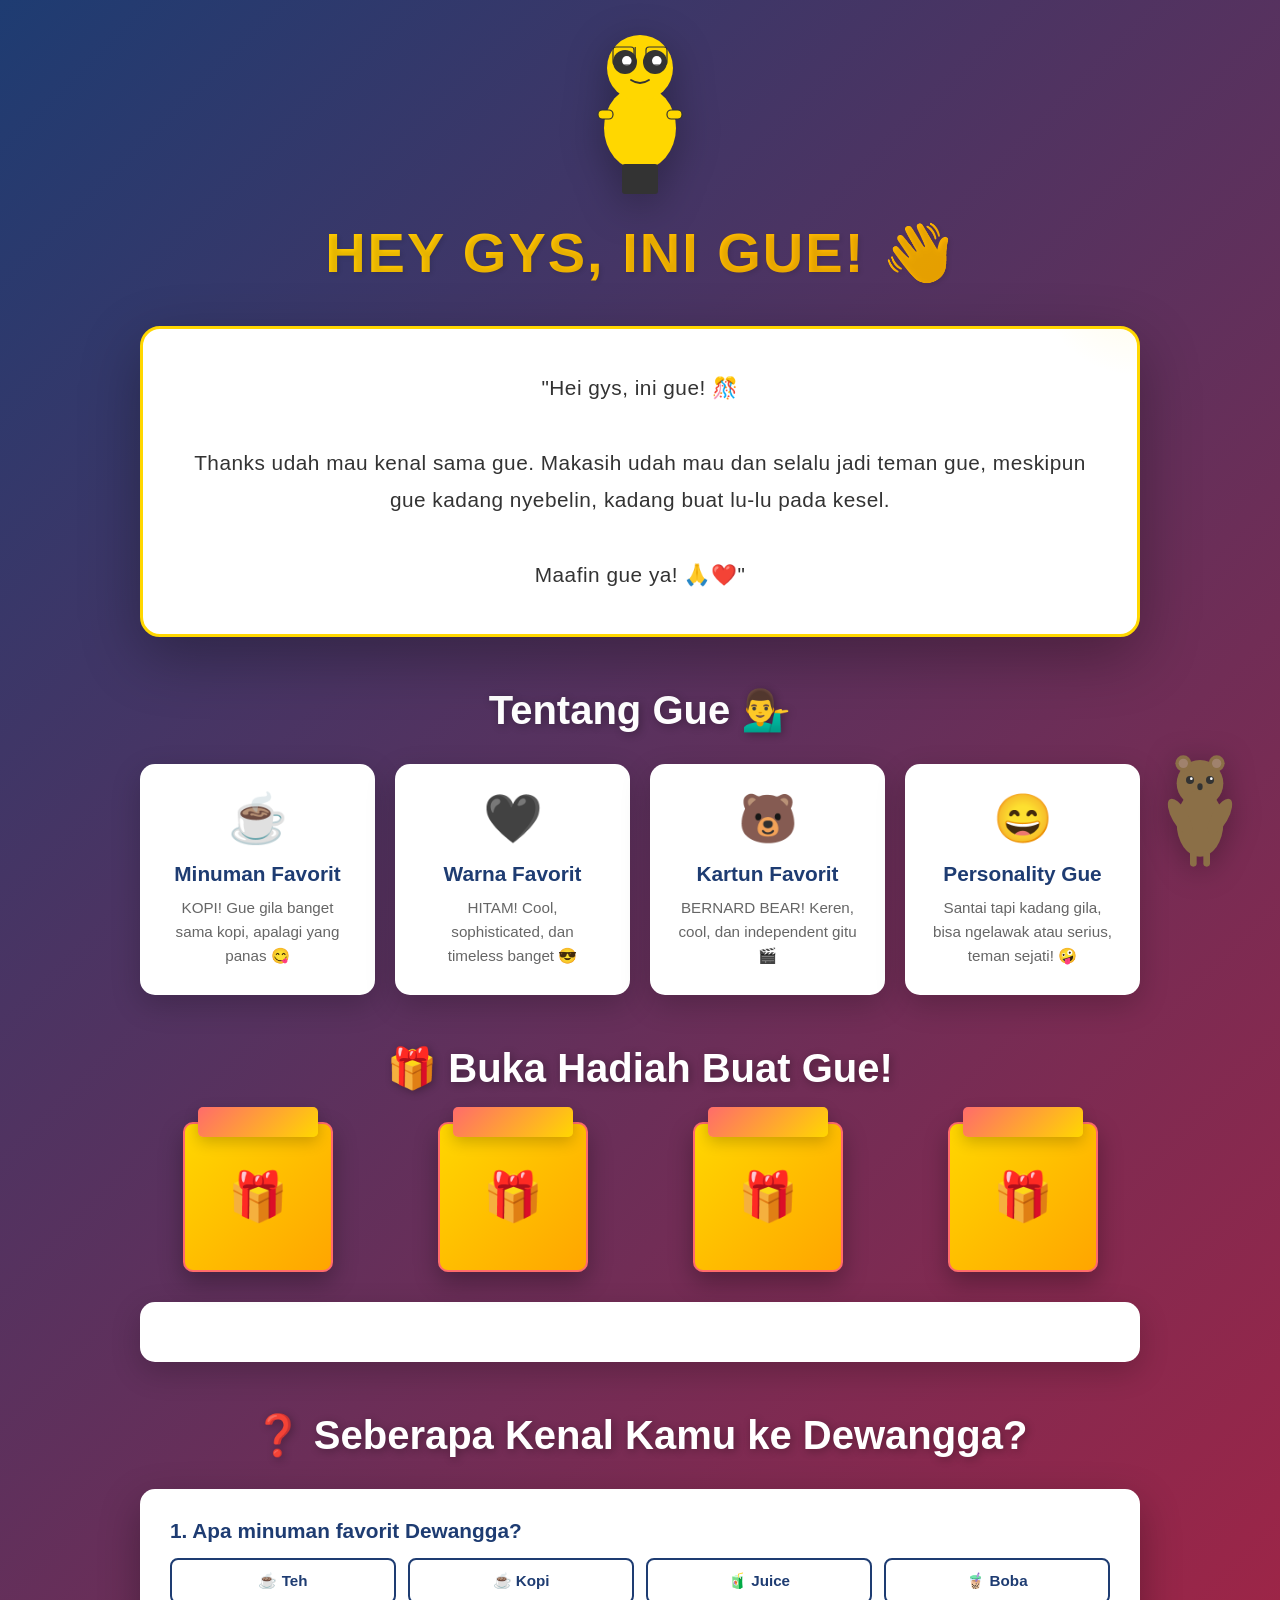
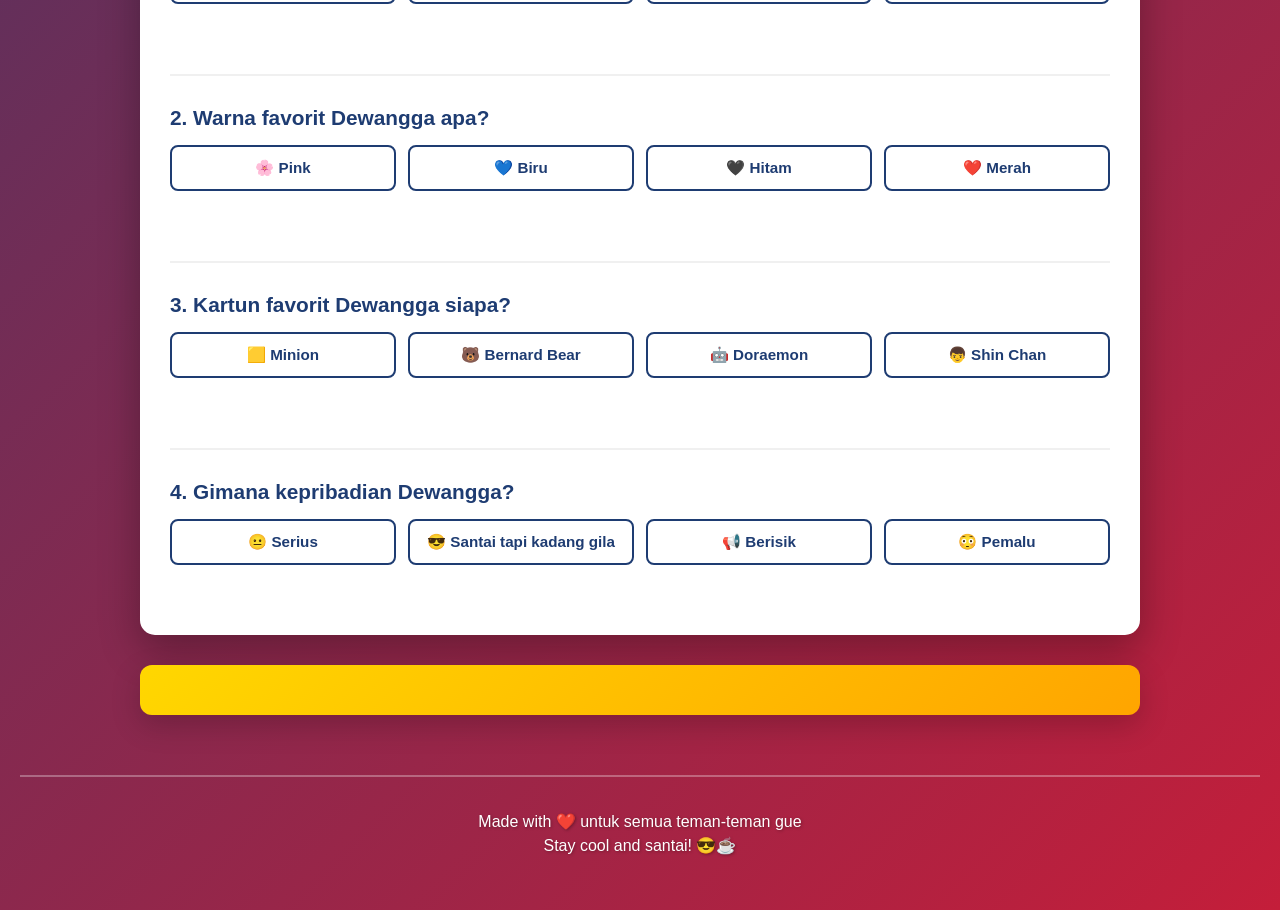
<file: index.html>
<!DOCTYPE html>
<html lang="id">
<head>
    <meta charset="UTF-8">
    <meta name="viewport" content="width=device-width, initial-scale=1.0">
    <title>Hey Gys, Ini Gue - Dewangga! 🎉</title>
    <link rel="stylesheet" href="style.css">
</head>
<body>
    <!-- Header dengan Minion -->
    <header class="header">
        <div class="minion-container">
            <svg class="minion" viewBox="0 0 200 300" xmlns="http://www.w3.org/2000/svg">
                <!-- Minion Body -->
                <ellipse cx="100" cy="180" rx="60" ry="70" fill="#FFD700"/>
                <!-- Minion Head -->
                <circle cx="100" cy="80" r="55" fill="#FFD700"/>
                <!-- Left Eye -->
                <circle cx="75" cy="70" r="20" fill="#333"/>
                <circle cx="78" cy="68" r="8" fill="white"/>
                <!-- Right Eye -->
                <circle cx="125" cy="70" r="20" fill="#333"/>
                <circle cx="128" cy="68" r="8" fill="white"/>
                <!-- Mouth -->
                <path d="M 85 100 Q 100 110 115 100" stroke="#333" stroke-width="3" fill="none" stroke-linecap="round"/>
                <!-- Goggles -->
                <rect x="55" y="45" width="35" height="30" rx="5" fill="none" stroke="#333" stroke-width="2"/>
                <rect x="110" y="45" width="35" height="30" rx="5" fill="none" stroke="#333" stroke-width="2"/>
                <line x1="92" y1="45" x2="92" y2="75" stroke="#333" stroke-width="2"/>
                <!-- Left arm -->
                <rect x="30" y="150" width="25" height="15" rx="7" fill="#FFD700" stroke="#333" stroke-width="2"/>
                <!-- Right arm -->
                <rect x="145" y="150" width="25" height="15" rx="7" fill="#FFD700" stroke="#333" stroke-width="2"/>
                <!-- Pants -->
                <rect x="70" y="240" width="60" height="50" fill="#333" rx="5"/>
            </svg>
        </div>
        <h1 class="title">HEY GYS, INI GUE! 👋</h1>
    </header>

    <!-- Main Container -->
    <main class="container">
        <!-- Personal Message -->
        <section class="message-section">
            <div class="message-box">
                <p class="message-text">
                    "Hei gys, ini gue! 🎊<br><br>
                    Thanks udah mau kenal sama gue. Makasih udah mau dan selalu jadi teman gue, meskipun gue kadang nyebelin, kadang buat lu-lu pada kesel.<br><br>
                    Maafin gue ya! 🙏❤️"
                </p>
            </div>
        </section>

        <!-- Favorite Info -->
        <section class="info-section">
            <h2>Tentang Gue 💁‍♂️</h2>
            <div class="info-grid">
                <div class="info-card">
                    <div class="info-icon">☕</div>
                    <h3>Minuman Favorit</h3>
                    <p>KOPI! Gue gila banget sama kopi, apalagi yang panas 😋</p>
                </div>
                <div class="info-card">
                    <div class="info-icon">🖤</div>
                    <h3>Warna Favorit</h3>
                    <p>HITAM! Cool, sophisticated, dan timeless banget 😎</p>
                </div>
                <div class="info-card">
                    <div class="info-icon">🐻</div>
                    <h3>Kartun Favorit</h3>
                    <p>BERNARD BEAR! Keren, cool, dan independent gitu 🎬</p>
                </div>
                <div class="info-card">
                    <div class="info-icon">😄</div>
                    <h3>Personality Gue</h3>
                    <p>Santai tapi kadang gila, bisa ngelawak atau serius, teman sejati! 🤪</p>
                </div>
            </div>
        </section>

        <!-- Gift Section -->
        <section class="gift-section">
            <h2>🎁 Buka Hadiah Buat Gue!</h2>
            <div class="gifts-container">
                <div class="gift-box" onclick="openGift(0)">
                    <div class="gift-top"></div>
                    <div class="gift-body">🎁</div>
                </div>
                <div class="gift-box" onclick="openGift(1)">
                    <div class="gift-top"></div>
                    <div class="gift-body">🎁</div>
                </div>
                <div class="gift-box" onclick="openGift(2)">
                    <div class="gift-top"></div>
                    <div class="gift-body">🎁</div>
                </div>
                <div class="gift-box" onclick="openGift(3)">
                    <div class="gift-top"></div>
                    <div class="gift-body">🎁</div>
                </div>
            </div>
            <div class="gift-message-display" id="giftMessage"></div>
        </section>

        <!-- Quiz Section -->
        <section class="quiz-section">
            <h2>❓ Seberapa Kenal Kamu ke Dewangga?</h2>
            <div class="quiz-container">
                <!-- Question 1 -->
                <div class="quiz-question">
                    <p class="question-text">1. Apa minuman favorit Dewangga?</p>
                    <div class="quiz-options">
                        <button class="quiz-btn" onclick="checkAnswer('q1', 'teh', this)">☕ Teh</button>
                        <button class="quiz-btn" onclick="checkAnswer('q1', 'kopi', this)">☕ Kopi</button>
                        <button class="quiz-btn" onclick="checkAnswer('q1', 'juice', this)">🧃 Juice</button>
                        <button class="quiz-btn" onclick="checkAnswer('q1', 'boba', this)">🧋 Boba</button>
                    </div>
                    <div class="quiz-result" id="q1-result"></div>
                </div>

                <!-- Question 2 -->
                <div class="quiz-question">
                    <p class="question-text">2. Warna favorit Dewangga apa?</p>
                    <div class="quiz-options">
                        <button class="quiz-btn" onclick="checkAnswer('q2', 'pink', this)">🌸 Pink</button>
                        <button class="quiz-btn" onclick="checkAnswer('q2', 'biru', this)">💙 Biru</button>
                        <button class="quiz-btn" onclick="checkAnswer('q2', 'hitam', this)">🖤 Hitam</button>
                        <button class="quiz-btn" onclick="checkAnswer('q2', 'merah', this)">❤️ Merah</button>
                    </div>
                    <div class="quiz-result" id="q2-result"></div>
                </div>

                <!-- Question 3 -->
                <div class="quiz-question">
                    <p class="question-text">3. Kartun favorit Dewangga siapa?</p>
                    <div class="quiz-options">
                        <button class="quiz-btn" onclick="checkAnswer('q3', 'minion', this)">🟨 Minion</button>
                        <button class="quiz-btn" onclick="checkAnswer('q3', 'bernard', this)">🐻 Bernard Bear</button>
                        <button class="quiz-btn" onclick="checkAnswer('q3', 'doraemon', this)">🤖 Doraemon</button>
                        <button class="quiz-btn" onclick="checkAnswer('q3', 'shinchan', this)">👦 Shin Chan</button>
                    </div>
                    <div class="quiz-result" id="q3-result"></div>
                </div>

                <!-- Question 4 -->
                <div class="quiz-question">
                    <p class="question-text">4. Gimana kepribadian Dewangga?</p>
                    <div class="quiz-options">
                        <button class="quiz-btn" onclick="checkAnswer('q4', 'serius', this)">😐 Serius</button>
                        <button class="quiz-btn" onclick="checkAnswer('q4', 'santai', this)">😎 Santai tapi kadang gila</button>
                        <button class="quiz-btn" onclick="checkAnswer('q4', 'berisik', this)">📢 Berisik</button>
                        <button class="quiz-btn" onclick="checkAnswer('q4', 'pemalu', this)">😳 Pemalu</button>
                    </div>
                    <div class="quiz-result" id="q4-result"></div>
                </div>
            </div>

            <!-- Score Board -->
            <div class="score-board" id="scoreBoard"></div>
        </section>
    </main>

    <!-- Floating Bernard Bear -->
    <div class="floating-bernard" title="Klik gue!">
        <svg viewBox="0 0 150 180" xmlns="http://www.w3.org/2000/svg">
            <!-- Head -->
            <circle cx="75" cy="50" r="35" fill="#8B6F47"/>
            <!-- Ears -->
            <circle cx="50" cy="20" r="12" fill="#8B6F47"/>
            <circle cx="100" cy="20" r="12" fill="#8B6F47"/>
            <circle cx="50" cy="20" r="7" fill="#A0826D"/>
            <circle cx="100" cy="20" r="7" fill="#A0826D"/>
            <!-- Eyes -->
            <circle cx="60" cy="45" r="6" fill="#333"/>
            <circle cx="90" cy="45" r="6" fill="#333"/>
            <circle cx="62" cy="43" r="2" fill="white"/>
            <circle cx="92" cy="43" r="2" fill="white"/>
            <!-- Nose -->
            <ellipse cx="75" cy="55" rx="4" ry="5" fill="#333"/>
            <!-- Mouth -->
            <path d="M 75 55 Q 75 65 70 68" stroke="#333" stroke-width="2" fill="none" stroke-linecap="round"/>
            <path d="M 75 55 Q 75 65 80 68" stroke="#333" stroke-width="2" fill="none" stroke-linecap="round"/>
            <!-- Body -->
            <ellipse cx="75" cy="110" rx="35" ry="50" fill="#8B6F47"/>
            <!-- Arms -->
            <ellipse cx="45" cy="100" rx="12" ry="30" fill="#8B6F47" transform="rotate(-30 45 100)"/>
            <ellipse cx="105" cy="100" rx="12" ry="30" fill="#8B6F47" transform="rotate(30 105 100)"/>
            <!-- Legs -->
            <rect x="60" y="150" width="10" height="25" rx="5" fill="#8B6F47"/>
            <rect x="80" y="150" width="10" height="25" rx="5" fill="#8B6F47"/>
        </svg>
    </div>

    <!-- Footer -->
    <footer class="footer">
        <p>Made with ❤️ untuk semua teman-teman gue</p>
        <p>Stay cool and santai! 😎☕</p>
    </footer>

    <script src="script.js"></script>
</body>
</html>
</file>
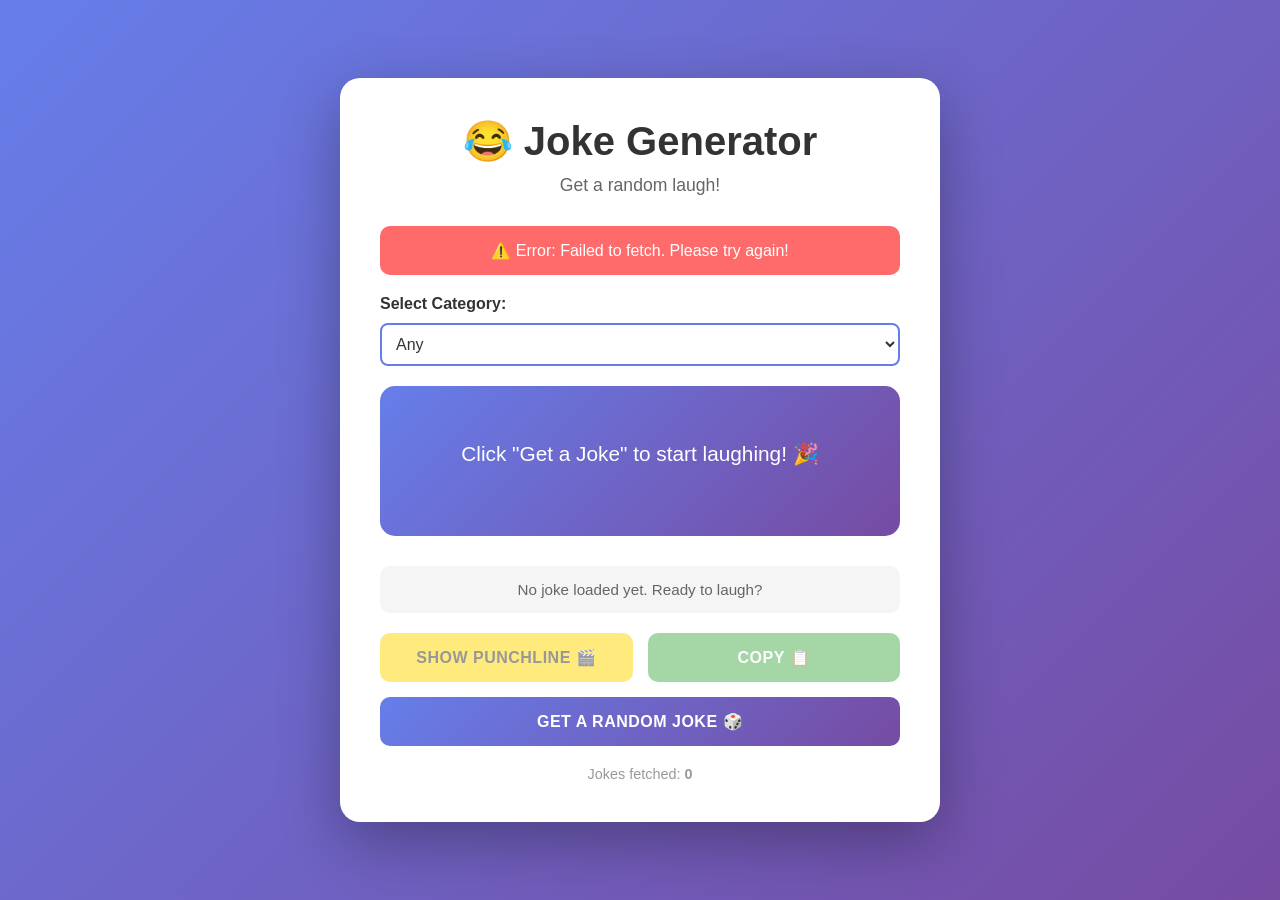
<file: joke-generator.html>
<!DOCTYPE html>
<html lang="en">
<head>
    <meta charset="UTF-8">
    <meta name="viewport" content="width=device-width, initial-scale=1.0">
    <title>Random Joke Generator 😂</title>
    <style>
        * {
            margin: 0;
            padding: 0;
            box-sizing: border-box;
        }

        body {
            font-family: 'Segoe UI', Tahoma, Geneva, Verdana, sans-serif;
            background: linear-gradient(135deg, #667eea 0%, #764ba2 100%);
            min-height: 100vh;
            display: flex;
            align-items: center;
            justify-content: center;
            padding: 20px;
        }

        .container {
            background: white;
            border-radius: 20px;
            padding: 40px;
            max-width: 600px;
            width: 100%;
            box-shadow: 0 20px 60px rgba(0, 0, 0, 0.3);
            animation: slideIn 0.6s ease-out;
        }

        @keyframes slideIn {
            from {
                opacity: 0;
                transform: translateY(20px);
            }
            to {
                opacity: 1;
                transform: translateY(0);
            }
        }

        @keyframes pulse {
            0%, 100% {
                transform: scale(1);
            }
            50% {
                transform: scale(1.05);
            }
        }

        h1 {
            text-align: center;
            color: #333;
            margin-bottom: 10px;
            font-size: 2.5rem;
        }

        .subtitle {
            text-align: center;
            color: #666;
            margin-bottom: 30px;
            font-size: 1.1rem;
        }

        .joke-display {
            background: linear-gradient(135deg, #667eea 0%, #764ba2 100%);
            border-radius: 15px;
            padding: 30px;
            margin-bottom: 30px;
            min-height: 150px;
            display: flex;
            flex-direction: column;
            justify-content: center;
            align-items: center;
            text-align: center;
        }

        .joke-text {
            color: white;
            font-size: 1.3rem;
            line-height: 1.6;
            font-weight: 500;
            margin-bottom: 15px;
        }

        .joke-punchline {
            color: #FFD700;
            font-size: 1.2rem;
            font-weight: 700;
            margin-top: 15px;
            display: none;
        }

        .joke-punchline.show {
            display: block;
            animation: slideIn 0.5s ease-out;
        }

        .joke-type {
            color: rgba(255, 255, 255, 0.8);
            font-size: 0.9rem;
            margin-top: 10px;
            text-transform: uppercase;
            letter-spacing: 1px;
        }

        .loading {
            text-align: center;
            color: #667eea;
            font-size: 1.1rem;
            display: none;
        }

        .spinner {
            display: inline-block;
            width: 20px;
            height: 20px;
            border: 3px solid #f3f3f3;
            border-top: 3px solid #667eea;
            border-radius: 50%;
            animation: spin 1s linear infinite;
            margin-right: 10px;
            vertical-align: middle;
        }

        @keyframes spin {
            0% { transform: rotate(0deg); }
            100% { transform: rotate(360deg); }
        }

        .loading.show {
            display: block;
        }

        .button-group {
            display: grid;
            grid-template-columns: 1fr 1fr;
            gap: 15px;
            margin-bottom: 20px;
        }

        button {
            padding: 15px 25px;
            font-size: 1rem;
            font-weight: 600;
            border: none;
            border-radius: 10px;
            cursor: pointer;
            transition: all 0.3s ease;
            text-transform: uppercase;
            letter-spacing: 0.5px;
        }

        .btn-get-joke {
            background: linear-gradient(135deg, #667eea 0%, #764ba2 100%);
            color: white;
            grid-column: 1 / -1;
        }

        .btn-get-joke:hover {
            transform: translateY(-3px);
            box-shadow: 0 10px 25px rgba(102, 126, 234, 0.4);
        }

        .btn-get-joke:active {
            transform: translateY(-1px);
        }

        .btn-punchline {
            background: #FFD700;
            color: #333;
        }

        .btn-punchline:hover {
            background: #FFC700;
            transform: translateY(-2px);
            box-shadow: 0 8px 20px rgba(255, 215, 0, 0.3);
        }

        .btn-copy {
            background: #4CAF50;
            color: white;
        }

        .btn-copy:hover {
            background: #45a049;
            transform: translateY(-2px);
            box-shadow: 0 8px 20px rgba(76, 175, 80, 0.3);
        }

        .btn-punchline:disabled,
        .btn-copy:disabled {
            opacity: 0.5;
            cursor: not-allowed;
        }

        .joke-info {
            background: #f5f5f5;
            border-radius: 10px;
            padding: 15px;
            margin-bottom: 20px;
            text-align: center;
            color: #666;
            font-size: 0.95rem;
        }

        .category-filter {
            margin-bottom: 20px;
        }

        .category-filter label {
            display: block;
            color: #333;
            margin-bottom: 10px;
            font-weight: 600;
        }

        .category-filter select {
            width: 100%;
            padding: 10px;
            border: 2px solid #667eea;
            border-radius: 8px;
            font-size: 1rem;
            color: #333;
            background: white;
            cursor: pointer;
        }

        .category-filter select:focus {
            outline: none;
            border-color: #764ba2;
            box-shadow: 0 0 5px rgba(102, 126, 234, 0.3);
        }

        .copy-notification {
            position: fixed;
            top: 20px;
            right: 20px;
            background: #4CAF50;
            color: white;
            padding: 15px 25px;
            border-radius: 8px;
            box-shadow: 0 5px 15px rgba(0, 0, 0, 0.2);
            display: none;
            animation: slideInRight 0.5s ease-out;
            z-index: 1000;
        }

        @keyframes slideInRight {
            from {
                opacity: 0;
                transform: translateX(100px);
            }
            to {
                opacity: 1;
                transform: translateX(0);
            }
        }

        .copy-notification.show {
            display: block;
        }

        .joke-counter {
            text-align: center;
            color: #999;
            font-size: 0.9rem;
            margin-top: 20px;
        }

        .error-message {
            background: #FF6B6B;
            color: white;
            padding: 15px;
            border-radius: 10px;
            margin-bottom: 20px;
            display: none;
            text-align: center;
        }

        .error-message.show {
            display: block;
            animation: slideIn 0.5s ease-out;
        }

        @media (max-width: 600px) {
            .container {
                padding: 25px;
            }

            h1 {
                font-size: 2rem;
            }

            .joke-text {
                font-size: 1.1rem;
            }

            .button-group {
                grid-template-columns: 1fr;
            }

            .btn-get-joke {
                grid-column: auto;
            }
        }
    </style>
</head>
<body>
    <div class="container">
        <h1>😂 Joke Generator</h1>
        <p class="subtitle">Get a random laugh!</p>

        <div class="error-message" id="errorMessage"></div>

        <div class="category-filter">
            <label for="category">Select Category:</label>
            <select id="category">
                <option value="any">Any</option>
                <option value="general">General</option>
                <option value="programming">Programming</option>
                <option value="knock-knock">Knock-Knock</option>
            </select>
        </div>

        <div class="joke-display">
            <div class="loading" id="loading">
                <div class="spinner"></div>
                <span>Loading joke...</span>
            </div>
            <div id="jokeContent">
                <p class="joke-text" id="jokeText">Click "Get a Joke" to start laughing! 🎉</p>
                <p class="joke-punchline" id="jokePunchline"></p>
                <p class="joke-type" id="jokeType"></p>
            </div>
        </div>

        <div class="joke-info" id="jokeInfo">
            No joke loaded yet. Ready to laugh?
        </div>

        <div class="button-group">
            <button class="btn-punchline" id="punchlineBtn" onclick="showPunchline()" disabled>
                Show Punchline 🎬
            </button>
            <button class="btn-copy" id="copyBtn" onclick="copyJoke()" disabled>
                Copy 📋
            </button>
            <button class="btn-get-joke" onclick="getJoke()">
                Get a Random Joke 🎲
            </button>
        </div>

        <div class="joke-counter">
            <span>Jokes fetched: <strong id="counter">0</strong></span>
        </div>
    </div>

    <div class="copy-notification" id="copyNotification">
        ✓ Joke copied to clipboard!
    </div>

    <script>
        let currentJoke = null;
        let jokeCounter = 0;

        async function getJoke() {
            const category = document.getElementById('category').value;
            const loading = document.getElementById('loading');
            const jokeContent = document.getElementById('jokeContent');
            const errorMessage = document.getElementById('errorMessage');
            const punchlineBtn = document.getElementById('punchlineBtn');
            const copyBtn = document.getElementById('copyBtn');
            const jokePunchline = document.getElementById('jokePunchline');
            const jokeInfo = document.getElementById('jokeInfo');

            try {
                // Hide error message
                errorMessage.classList.remove('show');

                // Show loading
                loading.classList.add('show');
                jokeContent.style.display = 'none';

                // Disable buttons
                punchlineBtn.disabled = true;
                copyBtn.disabled = true;

                // Reset punchline
                jokePunchline.classList.remove('show');
                jokePunchline.textContent = '';

                // Fetch joke from API
                let apiUrl = 'https://official-joke-api.appspot.com/random_joke';
                
                if (category !== 'any') {
                    apiUrl = `https://official-joke-api.appspot.com/jokes/${category}/random`;
                    // The API returns an array for specific categories
                    const response = await fetch(apiUrl);
                    if (!response.ok) throw new Error('Failed to fetch joke');
                    let data = await response.json();
                    if (Array.isArray(data)) {
                        currentJoke = data[0];
                    } else {
                        currentJoke = data;
                    }
                } else {
                    const response = await fetch(apiUrl);
                    if (!response.ok) throw new Error('Failed to fetch joke');
                    currentJoke = await response.json();
                }

                // Hide loading and show joke
                loading.classList.remove('show');
                jokeContent.style.display = 'block';

                // Update UI
                document.getElementById('jokeText').textContent = currentJoke.setup;
                document.getElementById('jokePunchline').textContent = currentJoke.punchline;
                document.getElementById('jokeType').textContent = `Type: ${currentJoke.type}`;
                
                jokeInfo.textContent = `Type: ${currentJoke.type} | ID: ${currentJoke.id}`;

                // Enable buttons
                punchlineBtn.disabled = false;
                copyBtn.disabled = false;

                // Increment counter
                jokeCounter++;
                document.getElementById('counter').textContent = jokeCounter;

            } catch (error) {
                loading.classList.remove('show');
                jokeContent.style.display = 'block';
                errorMessage.textContent = `⚠️ Error: ${error.message}. Please try again!`;
                errorMessage.classList.add('show');
                console.error('Error:', error);

                // Disable buttons
                punchlineBtn.disabled = true;
                copyBtn.disabled = true;
            }
        }

        function showPunchline() {
            const jokePunchline = document.getElementById('jokePunchline');
            jokePunchline.classList.toggle('show');
            
            const btn = document.getElementById('punchlineBtn');
            if (jokePunchline.classList.contains('show')) {
                btn.textContent = 'Hide Punchline 🎬';
            } else {
                btn.textContent = 'Show Punchline 🎬';
            }
        }

        function copyJoke() {
            if (!currentJoke) return;

            const jokeText = `${currentJoke.setup}\n\n${currentJoke.punchline}`;
            
            // Use the modern Clipboard API
            navigator.clipboard.writeText(jokeText).then(() => {
                showCopyNotification();
            }).catch(err => {
                // Fallback for older browsers
                const textArea = document.createElement('textarea');
                textArea.value = jokeText;
                document.body.appendChild(textArea);
                textArea.select();
                document.execCommand('copy');
                document.body.removeChild(textArea);
                showCopyNotification();
            });
        }

        function showCopyNotification() {
            const notification = document.getElementById('copyNotification');
            notification.classList.add('show');
            setTimeout(() => {
                notification.classList.remove('show');
            }, 2000);
        }

        // Load a joke on page load
        window.addEventListener('load', () => {
            getJoke();
        });
    </script>
</body>
</html>
</file>
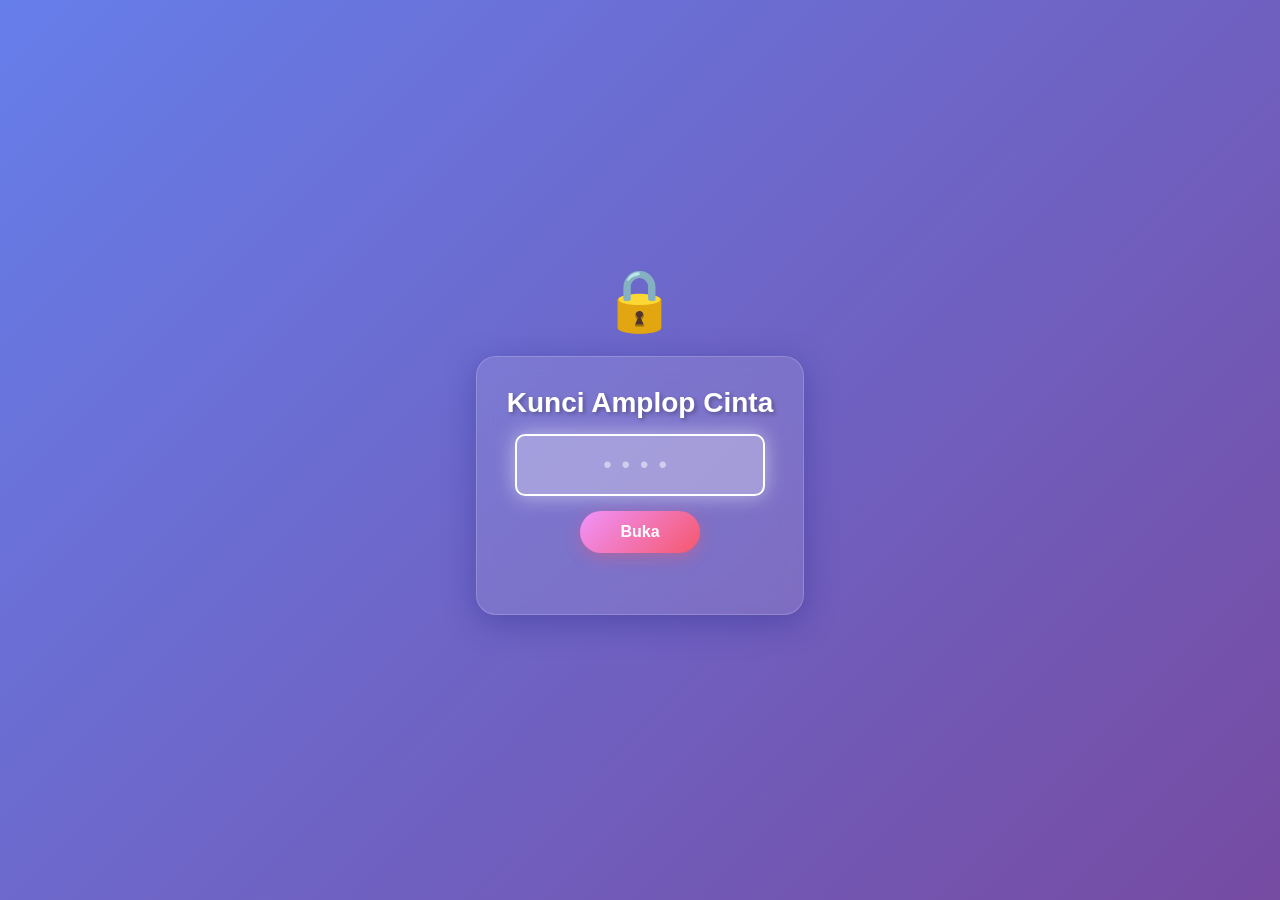
<file: love-letter.html>
<!DOCTYPE html>
<html lang="id">
<head>
    <meta charset="UTF-8">
    <meta name="viewport" content="width=device-width, initial-scale=1.0">
    <title>💌 Surat Cinta Spesial Untuk Auraa Twin</title>
    <style>
        * {
            margin: 0;
            padding: 0;
            box-sizing: border-box;
        }

        body {
            font-family: 'Poppins', sans-serif;
            background: linear-gradient(135deg, #667eea 0%, #764ba2 100%);
            min-height: 100vh;
            display: flex;
            justify-content: center;
            align-items: center;
            overflow: hidden;
        }

        .container {
            width: 100%;
            height: 100%;
            display: flex;
            justify-content: center;
            align-items: center;
            flex-direction: column;
            gap: 30px;
            padding: 20px;
        }

        .lock-section {
            display: flex;
            flex-direction: column;
            align-items: center;
            gap: 20px;
            margin-bottom: 20px;
        }

        .lock-icon {
            font-size: 60px;
            animation: bounce 2s infinite;
        }

        @keyframes bounce {
            0%, 100% { transform: translateY(0); }
            50% { transform: translateY(-20px); }
        }

        .lock-input-group {
            display: flex;
            flex-direction: column;
            align-items: center;
            gap: 15px;
            background: rgba(255, 255, 255, 0.1);
            padding: 30px;
            border-radius: 20px;
            backdrop-filter: blur(10px);
            box-shadow: 0 8px 32px rgba(31, 38, 135, 0.37);
            border: 1px solid rgba(255, 255, 255, 0.18);
        }

        .lock-input-group h1 {
            color: white;
            font-size: 28px;
            text-shadow: 2px 2px 4px rgba(0, 0, 0, 0.3);
        }

        .password-input {
            width: 250px;
            padding: 15px 20px;
            font-size: 24px;
            text-align: center;
            letter-spacing: 10px;
            border: 2px solid rgba(255, 255, 255, 0.3);
            border-radius: 10px;
            background: rgba(255, 255, 255, 0.2);
            color: white;
            transition: all 0.3s ease;
        }

        .password-input:focus {
            outline: none;
            background: rgba(255, 255, 255, 0.3);
            border-color: white;
            box-shadow: 0 0 20px rgba(255, 255, 255, 0.5);
        }

        .password-input::placeholder {
            color: rgba(255, 255, 255, 0.5);
        }

        .unlock-btn {
            padding: 12px 40px;
            font-size: 16px;
            font-weight: 600;
            border: none;
            border-radius: 25px;
            background: linear-gradient(135deg, #f093fb 0%, #f5576c 100%);
            color: white;
            cursor: pointer;
            transition: all 0.3s ease;
            box-shadow: 0 4px 15px rgba(245, 87, 108, 0.4);
        }

        .unlock-btn:hover {
            transform: translateY(-2px);
            box-shadow: 0 6px 20px rgba(245, 87, 108, 0.6);
        }

        .unlock-btn:active {
            transform: translateY(0);
        }

        .error-message {
            color: #ff6b6b;
            font-size: 14px;
            opacity: 0;
            transition: opacity 0.3s ease;
        }

        .error-message.show {
            opacity: 1;
        }

        .envelope-container {
            display: none;
            flex-direction: column;
            align-items: center;
            gap: 30px;
        }

        .envelope {
            position: relative;
            width: 300px;
            height: 200px;
            background: linear-gradient(135deg, #fff5e6 0%, #ffe0d6 100%);
            border-radius: 0 0 20px 20px;
            box-shadow: 0 10px 40px rgba(0, 0, 0, 0.3);
            cursor: pointer;
            overflow: hidden;
        }

        .envelope-flap {
            position: absolute;
            top: 0;
            left: 0;
            width: 100%;
            height: 50%;
            background: linear-gradient(135deg, #ff6b9d 0%, #c44569 100%);
            clip-path: polygon(0 0, 100% 0, 50% 100%);
            transform-origin: top center;
            transition: transform 0.8s ease;
            box-shadow: 0 4px 10px rgba(0, 0, 0, 0.2);
        }

        .envelope.open .envelope-flap {
            transform: rotateX(180deg);
        }

        .envelope-front {
            position: absolute;
            width: 100%;
            height: 100%;
            display: flex;
            flex-direction: column;
            justify-content: center;
            align-items: center;
            font-size: 24px;
            font-weight: bold;
            color: #ff6b9d;
            text-align: center;
            padding: 20px;
        }

        .envelope-content {
            position: absolute;
            top: 0;
            left: 0;
            width: 100%;
            height: 100%;
            display: flex;
            flex-direction: column;
            justify-content: center;
            align-items: center;
            background: linear-gradient(135deg, #fff5e6 0%, #ffe0d6 100%);
            opacity: 0;
            transition: opacity 0.5s ease 0.3s;
            padding: 20px;
            text-align: center;
            border-radius: 0 0 20px 20px;
        }

        .envelope.open .envelope-content {
            opacity: 1;
        }

        .open-button {
            padding: 10px 25px;
            background: linear-gradient(135deg, #f093fb 0%, #f5576c 100%);
            color: white;
            border: none;
            border-radius: 20px;
            cursor: pointer;
            font-weight: 600;
            font-size: 14px;
            transition: all 0.3s ease;
            margin-top: 10px;
        }

        .open-button:hover {
            transform: scale(1.05);
            box-shadow: 0 4px 15px rgba(245, 87, 108, 0.4);
        }

        .flower {
            position: fixed;
            font-size: 40px;
            pointer-events: none;
            animation: fall 3s linear forwards;
        }

        @keyframes fall {
            0% {
                transform: translateY(0) rotate(0deg) scale(1);
                opacity: 1;
            }
            100% {
                transform: translateY(100vh) rotate(360deg) scale(0);
                opacity: 0;
            }
        }

        .messages-section {
            display: none;
            flex-direction: column;
            gap: 15px;
            max-width: 600px;
            animation: fadeIn 0.8s ease;
        }

        .message-card {
            background: rgba(255, 255, 255, 0.15);
            backdrop-filter: blur(10px);
            padding: 20px;
            border-radius: 15px;
            color: white;
            border: 1px solid rgba(255, 255, 255, 0.2);
            box-shadow: 0 8px 32px rgba(31, 38, 135, 0.37);
            animation: slideIn 0.6s ease;
        }

        .message-card h3 {
            font-size: 16px;
            margin-bottom: 10px;
            color: #ffd700;
        }

        .message-card p {
            font-size: 14px;
            line-height: 1.6;
            color: #f0f0f0;
        }

        @keyframes slideIn {
            from {
                opacity: 0;
                transform: translateY(20px);
            }
            to {
                opacity: 1;
                transform: translateY(0);
            }
        }

        @keyframes fadeIn {
            from { opacity: 0; }
            to { opacity: 1; }
        }

        .reset-btn {
            padding: 10px 30px;
            background: linear-gradient(135deg, #4facfe 0%, #00f2fe 100%);
            color: white;
            border: none;
            border-radius: 20px;
            cursor: pointer;
            font-weight: 600;
            transition: all 0.3s ease;
        }

        .reset-btn:hover {
            transform: translateY(-2px);
            box-shadow: 0 4px 15px rgba(79, 172, 254, 0.4);
        }

        @media (max-width: 600px) {
            .password-input {
                width: 200px;
                font-size: 20px;
                letter-spacing: 8px;
            }

            .envelope {
                width: 250px;
                height: 170px;
            }

            .lock-input-group h1 {
                font-size: 24px;
            }

            .messages-section {
                max-width: 90%;
            }
        }
    </style>
</head>
<body>
    <div class="container">
        <!-- Lock Section -->
        <div class="lock-section" id="lockSection">
            <div class="lock-icon">🔒</div>
            <div class="lock-input-group">
                <h1>Kunci Amplop Cinta</h1>
                <input 
                    type="password" 
                    class="password-input" 
                    id="passwordInput" 
                    placeholder="••••"
                    maxlength="4"
                >
                <button class="unlock-btn" id="unlockBtn">Buka</button>
                <div class="error-message" id="errorMessage">Kunci salah! Coba lagi 💔</div>
            </div>
        </div>

        <!-- Envelope Container -->
        <div class="envelope-container" id="envelopeContainer">
            <div class="envelope" id="envelope">
                <div class="envelope-flap"></div>
                <div class="envelope-front">
                    <span>💌</span>
                </div>
                <div class="envelope-content">
                    <div style="color: #ff6b9d; font-size: 20px; font-weight: bold; margin-bottom: 15px;">
                        ✨ Auraa Twin Cantik Gue ✨
                    </div>
                    <button class="open-button" id="openButton">Buka Surat ❤️</button>
                </div>
            </div>
        </div>

        <!-- Messages Section -->
        <div class="messages-section" id="messagesSection">
            <div class="message-card">
                <h3>💕 Pesan Pertama</h3>
                <p>Auraa, setiap hari bersamamu adalah anugerah. Senyuman cantikmu membuat harinya lebih berwarna dan penuh makna. Terima kasih sudah menjadi bagian penting dari hidupku.</p>
            </div>

            <div class="message-card">
                <h3>🌟 Pesan Kedua</h3>
                <p>Kecantikanmu tidak hanya dari luar, tapi juga dari hatimu yang tulus dan baik. Cara kamu memperlakukan orang-orang di sekitar adalah bukti nyata dari kepribadian gemilangmu.</p>
            </div>

            <div class="message-card">
                <h3>🌹 Pesan Ketiga</h3>
                <p>Aku bersyukur memiliki seseorang sepertimu. Kehadiran Auraa membuat setiap momen menjadi lebih bermakna. Tetaplah jadi diriku dengan segala kecantikan dan ketulusan hatimu.</p>
            </div>

            <div class="message-card">
                <h3>✨ Pesan Keempat</h3>
                <p>Di antara jutaan orang, mata kami memilih untuk saling melihat. Kamu adalah alasan mengapa aku tersenyum ketika bangun pagi dan berbaring malam dengan hati yang tenang.</p>
            </div>

            <div class="message-card">
                <h3>💖 Pesan Kelima</h3>
                <p>Cantik itu subjektif, tapi yang pasti bagi aku: Kamu adalah paling indah. Bukan hanya wajahmu, tapi semua hal yang ada dalam dirimu membuat aku jatuh cinta setiap hari.</p>
            </div>

            <button class="reset-btn" id="resetBtn">🔄 Mulai Ulang</button>
        </div>
    </div>

    <script>
        const passwordInput = document.getElementById('passwordInput');
        const unlockBtn = document.getElementById('unlockBtn');
        const errorMessage = document.getElementById('errorMessage');
        const lockSection = document.getElementById('lockSection');
        const envelopeContainer = document.getElementById('envelopeContainer');
        const envelope = document.getElementById('envelope');
        const openButton = document.getElementById('openButton');
        const messagesSection = document.getElementById('messagesSection');
        const resetBtn = document.getElementById('resetBtn');

        const correctPassword = '1234';
        const flowers = ['🌹', '🌺', '🌸', '🌼', '🌻', '💐', '🏵️', '🌷'];

        // Unlock functionality
        unlockBtn.addEventListener('click', () => {
            if (passwordInput.value === correctPassword) {
                errorMessage.classList.remove('show');
                lockSection.style.display = 'none';
                envelopeContainer.style.display = 'flex';
                passwordInput.value = '';
            } else {
                errorMessage.classList.add('show');
                passwordInput.style.animation = 'none';
                setTimeout(() => {
                    passwordInput.style.animation = '';
                }, 10);
                passwordInput.style.animation = 'shake 0.5s';
                passwordInput.value = '';
                
                // Add shake animation temporarily
                const style = document.createElement('style');
                style.innerHTML = `
                    @keyframes shake {
                        0%, 100% { transform: translateX(0); }
                        25% { transform: translateX(-10px); }
                        75% { transform: translateX(10px); }
                    }
                `;
                document.head.appendChild(style);
            }
        });

        // Allow Enter key to unlock
        passwordInput.addEventListener('keypress', (e) => {
            if (e.key === 'Enter') {
                unlockBtn.click();
            }
        });

        // Open envelope
        openButton.addEventListener('click', () => {
            envelope.classList.add('open');
            createFlowers();
            setTimeout(() => {
                envelopeContainer.style.display = 'none';
                messagesSection.style.display = 'flex';
            }, 1500);
        });

        // Create falling flowers
        function createFlowers() {
            for (let i = 0; i < 30; i++) {
                setTimeout(() => {
                    const flower = document.createElement('div');
                    flower.className = 'flower';
                    flower.textContent = flowers[Math.floor(Math.random() * flowers.length)];
                    flower.style.left = Math.random() * 100 + '%';
                    flower.style.top = '-40px';
                    flower.style.animationDuration = (2 + Math.random() * 2) + 's';
                    flower.style.animationDelay = Math.random() * 0.5 + 's';
                    document.body.appendChild(flower);

                    setTimeout(() => flower.remove(), 5000);
                }, i * 50);
            }
        }

        // Reset functionality
        resetBtn.addEventListener('click', () => {
            messagesSection.style.display = 'none';
            lockSection.style.display = 'flex';
            envelope.classList.remove('open');
            errorMessage.classList.remove('show');
            passwordInput.value = '';
        });

        // Focus input on page load
        window.addEventListener('load', () => {
            passwordInput.focus();
        });
    </script>
</body>
</html>
</file>
<file: style.css>
/* Reset dan Base Styles */
* {
    margin: 0;
    padding: 0;
    box-sizing: border-box;
}

body {
    font-family: 'Segoe UI', Tahoma, Geneva, Verdana, sans-serif;
    background: linear-gradient(135deg, #1e3c72 0%, #c41e3a 100%);
    color: #333;
    min-height: 100vh;
    padding: 20px;
}

/* Animations */
@keyframes slideIn {
    from {
        opacity: 0;
        transform: translateY(-20px);
    }
    to {
        opacity: 1;
        transform: translateY(0);
    }
}

@keyframes bounce {
    0%, 100% {
        transform: translateY(0);
    }
    50% {
        transform: translateY(-10px);
    }
}

@keyframes float {
    0%, 100% {
        transform: translateY(0px);
    }
    50% {
        transform: translateY(-20px);
    }
}

@keyframes rotate {
    from {
        transform: rotate(0deg);
    }
    to {
        transform: rotate(360deg);
    }
}

@keyframes pulse {
    0%, 100% {
        transform: scale(1);
    }
    50% {
        transform: scale(1.05);
    }
}

/* Header Section */
.header {
    text-align: center;
    margin-bottom: 40px;
    animation: slideIn 0.8s ease-out;
}

.minion-container {
    display: flex;
    justify-content: center;
    margin-bottom: 20px;
}

.minion {
    width: 120px;
    height: 180px;
    animation: bounce 3s ease-in-out infinite;
    filter: drop-shadow(0 10px 20px rgba(0, 0, 0, 0.3));
}

.title {
    font-size: 3.5rem;
    font-weight: 900;
    background: linear-gradient(135deg, #FFD700, #FFA500);
    -webkit-background-clip: text;
    -webkit-text-fill-color: transparent;
    background-clip: text;
    text-shadow: 2px 2px 4px rgba(0, 0, 0, 0.1);
    letter-spacing: 2px;
}

/* Container */
.container {
    max-width: 1000px;
    margin: 0 auto;
}

/* Message Section */
.message-section {
    margin-bottom: 50px;
    animation: slideIn 1s ease-out;
}

.message-box {
    background: white;
    border-radius: 20px;
    padding: 40px;
    box-shadow: 0 20px 60px rgba(0, 0, 0, 0.3);
    border: 3px solid #FFD700;
    position: relative;
    overflow: hidden;
}

.message-box::before {
    content: '';
    position: absolute;
    top: -50%;
    right: -10%;
    width: 200px;
    height: 200px;
    background: radial-gradient(circle, rgba(255, 215, 0, 0.1) 0%, transparent 70%);
    border-radius: 50%;
}

.message-text {
    font-size: 1.3rem;
    line-height: 1.8;
    color: #333;
    text-align: center;
    font-weight: 500;
    letter-spacing: 0.5px;
}

/* Info Section */
.info-section {
    margin-bottom: 50px;
}

.info-section h2 {
    text-align: center;
    font-size: 2.5rem;
    color: white;
    margin-bottom: 30px;
    text-shadow: 2px 2px 8px rgba(0, 0, 0, 0.3);
}

.info-grid {
    display: grid;
    grid-template-columns: repeat(auto-fit, minmax(220px, 1fr));
    gap: 20px;
    margin-bottom: 30px;
}

.info-card {
    background: white;
    border-radius: 15px;
    padding: 25px;
    text-align: center;
    box-shadow: 0 10px 30px rgba(0, 0, 0, 0.2);
    transition: all 0.3s ease;
    border: 2px solid transparent;
}

.info-card:hover {
    transform: translateY(-10px);
    box-shadow: 0 20px 40px rgba(0, 0, 0, 0.3);
    border-color: #FFD700;
}

.info-icon {
    font-size: 3rem;
    margin-bottom: 15px;
    display: block;
}

.info-card h3 {
    font-size: 1.3rem;
    color: #1e3c72;
    margin-bottom: 10px;
}

.info-card p {
    font-size: 0.95rem;
    color: #666;
    line-height: 1.6;
}

/* Gift Section */
.gift-section {
    margin-bottom: 50px;
    text-align: center;
}

.gift-section h2 {
    font-size: 2.5rem;
    color: white;
    margin-bottom: 30px;
    text-shadow: 2px 2px 8px rgba(0, 0, 0, 0.3);
}

.gifts-container {
    display: grid;
    grid-template-columns: repeat(auto-fit, minmax(150px, 1fr));
    gap: 20px;
    margin-bottom: 30px;
}

.gift-box {
    cursor: pointer;
    position: relative;
    width: 150px;
    height: 150px;
    margin: 0 auto;
    transition: all 0.3s ease;
}

.gift-box:hover {
    transform: scale(1.1) rotate(-5deg);
}

.gift-top {
    position: absolute;
    top: -15px;
    left: 50%;
    transform: translateX(-50%);
    width: 80%;
    height: 30px;
    background: linear-gradient(135deg, #FF6B6B, #FFD700);
    border-radius: 5px;
    box-shadow: 0 5px 15px rgba(0, 0, 0, 0.2);
}

.gift-body {
    width: 100%;
    height: 100%;
    background: linear-gradient(135deg, #FFD700, #FFA500);
    border-radius: 10px;
    display: flex;
    align-items: center;
    justify-content: center;
    font-size: 3rem;
    box-shadow: 0 10px 25px rgba(0, 0, 0, 0.3);
    border: 2px solid #FF6B6B;
    animation: pulse 2s ease-in-out infinite;
}

.gift-message-display {
    background: white;
    border-radius: 15px;
    padding: 25px;
    font-size: 1.5rem;
    color: #FF6B6B;
    font-weight: bold;
    min-height: 60px;
    display: flex;
    align-items: center;
    justify-content: center;
    box-shadow: 0 10px 30px rgba(0, 0, 0, 0.2);
}

/* Quiz Section */
.quiz-section {
    margin-bottom: 50px;
}

.quiz-section h2 {
    text-align: center;
    font-size: 2.5rem;
    color: white;
    margin-bottom: 30px;
    text-shadow: 2px 2px 8px rgba(0, 0, 0, 0.3);
}

.quiz-container {
    background: white;
    border-radius: 15px;
    padding: 30px;
    box-shadow: 0 15px 40px rgba(0, 0, 0, 0.3);
}

.quiz-question {
    margin-bottom: 30px;
    padding-bottom: 30px;
    border-bottom: 2px solid #f0f0f0;
}

.quiz-question:last-child {
    border-bottom: none;
    margin-bottom: 0;
    padding-bottom: 0;
}

.question-text {
    font-size: 1.3rem;
    font-weight: 600;
    color: #1e3c72;
    margin-bottom: 15px;
}

.quiz-options {
    display: grid;
    grid-template-columns: repeat(auto-fit, minmax(180px, 1fr));
    gap: 12px;
    margin-bottom: 15px;
}

.quiz-btn {
    padding: 12px 15px;
    border: 2px solid #1e3c72;
    background: white;
    color: #1e3c72;
    border-radius: 8px;
    cursor: pointer;
    font-size: 0.95rem;
    font-weight: 600;
    transition: all 0.3s ease;
}

.quiz-btn:hover:not(:disabled) {
    background: #1e3c72;
    color: white;
    transform: translateY(-3px);
    box-shadow: 0 5px 15px rgba(30, 60, 114, 0.3);
}

.quiz-btn:disabled {
    opacity: 0.6;
}

.quiz-btn.correct {
    background: #00D084;
    border-color: #00D084;
    color: white;
}

.quiz-btn.incorrect {
    background: #FF6B6B;
    border-color: #FF6B6B;
    color: white;
}

.quiz-result {
    font-size: 1rem;
    font-weight: 600;
    margin-top: 10px;
    min-height: 25px;
}

.score-board {
    background: linear-gradient(135deg, #FFD700, #FFA500);
    border-radius: 12px;
    padding: 25px;
    text-align: center;
    margin-top: 30px;
    box-shadow: 0 10px 30px rgba(0, 0, 0, 0.2);
}

.score-board p {
    font-size: 1.5rem;
    font-weight: 700;
    color: #333;
}

/* Floating Bernard Bear */
.floating-bernard {
    position: fixed;
    bottom: 30px;
    right: 30px;
    width: 100px;
    height: 120px;
    cursor: pointer;
    z-index: 1000;
    animation: float 3s ease-in-out infinite;
    transition: all 0.3s ease;
    filter: drop-shadow(0 5px 15px rgba(0, 0, 0, 0.3));
}

.floating-bernard:hover {
    transform: scale(1.15);
    animation: float 1.5s ease-in-out infinite;
}

.floating-bernard svg {
    width: 100%;
    height: 100%;
}

/* Footer */
.footer {
    text-align: center;
    color: white;
    padding: 30px 20px;
    margin-top: 60px;
    border-top: 2px solid rgba(255, 255, 255, 0.3);
}

.footer p {
    font-size: 1rem;
    font-weight: 500;
    margin: 5px 0;
    text-shadow: 1px 1px 3px rgba(0, 0, 0, 0.3);
}

/* Responsive Design */
@media (max-width: 768px) {
    .title {
        font-size: 2rem;
    }

    .info-grid {
        grid-template-columns: 1fr;
    }

    .gifts-container {
        grid-template-columns: repeat(2, 1fr);
    }

    .quiz-options {
        grid-template-columns: 1fr;
    }

    .message-box {
        padding: 25px;
    }

    .message-text {
        font-size: 1.1rem;
    }

    .floating-bernard {
        width: 70px;
        height: 90px;
        bottom: 20px;
        right: 20px;
    }
}

@media (max-width: 480px) {
    .title {
        font-size: 1.5rem;
    }

    .info-section h2,
    .gift-section h2,
    .quiz-section h2 {
        font-size: 1.8rem;
    }

    .minion {
        width: 80px;
        height: 120px;
    }

    .message-text {
        font-size: 0.95rem;
    }

    .gifts-container {
        grid-template-columns: 1fr 1fr;
    }

    .gift-box {
        width: 120px;
        height: 120px;
    }
}
</file>
